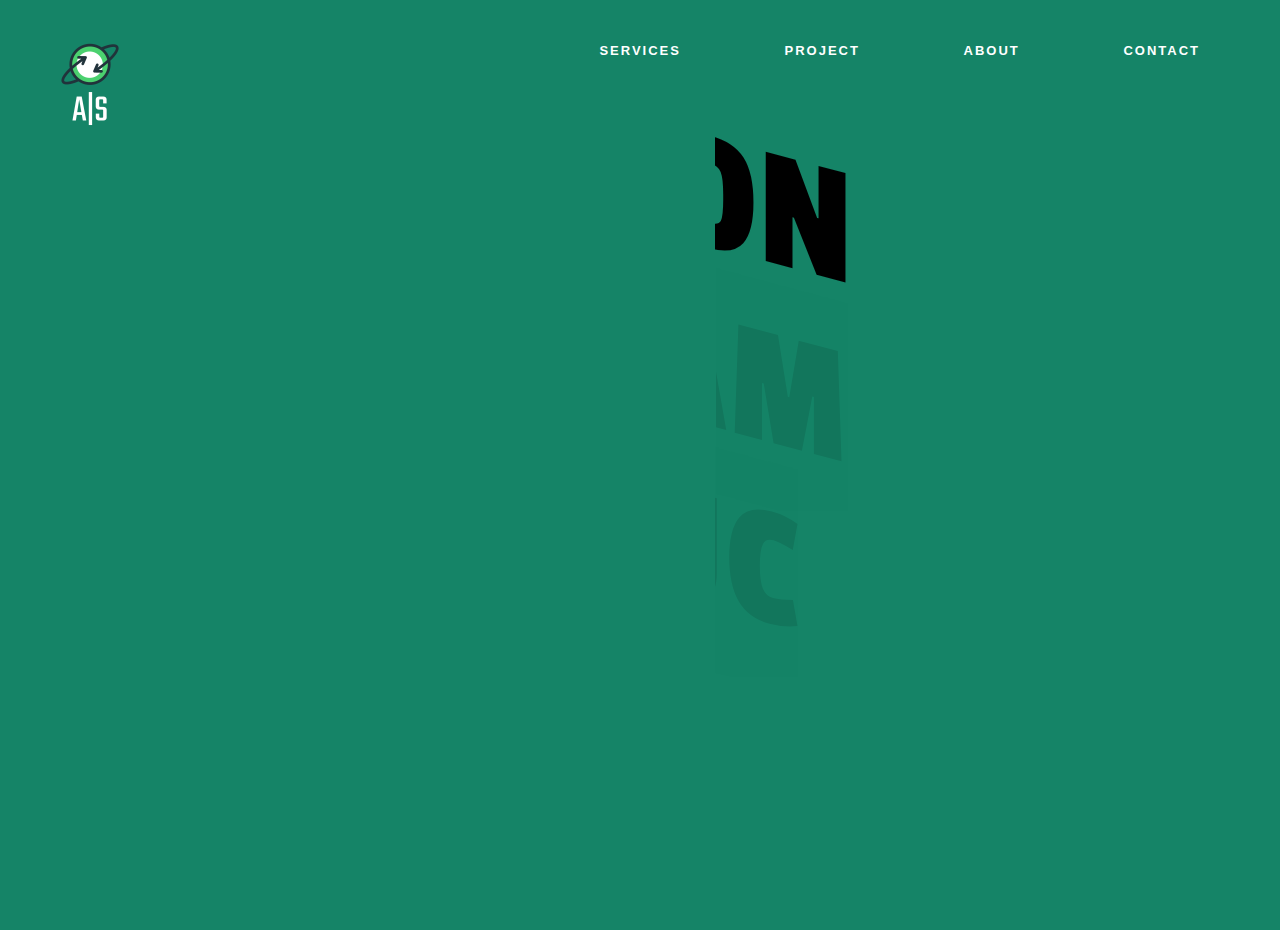
<file: animated-heading/index.html>
<!DOCTYPE html>
<html lang="en">

<head>
  <meta charset="UTF-8">
  <meta name="viewport" content="width=device-width, initial-scale=1.0">
  <script src="https://ajax.googleapis.com/ajax/libs/jquery/3.5.1/jquery.min.js"></script>
  <link
    href="https://fonts.googleapis.com/css2?family=Alfa+Slab+One&family=Fredoka+One&family=Passion+One:wght@700&family=Russo+One&display=swap"
    rel="stylesheet">
  <link rel="stylesheet" href="style.css">
  <title>Animated Heading</title>
</head>

<body>
  <div id="container">
    <div id="top">
      <div id="logo">
        <img src="logo.png" alt="logo">
      </div>
      <div id="menu">
        <ul>
          <li>SERVICES</li>
          <li>PROJECT</li>
          <li>ABOUT</li>
          <li>CONTACT</li>
        </ul>

      </div>
    </div>
    <div id="box">
      <div id="box1">
        <div id="text1">A|S CREATION</div>
      </div>
      <div id="box2">
        <div id="text2">A|S CREATION</div>
      </div>
      <br>
      <div id="box3">
        <div id="text3">+GREAT TEAM</div>
      </div>
      <div id="box4">
        <div id="text4">+GREAT TEAM</div>
      </div>
      <br>
      <div id="box5">
        <div id="text5">+CUONG DUC</div>
      </div>
      <div id="box6">
        <div id="text6">+CUONG DUC</div>
      </div>
    </div>
  </div>

</body>
<script src="app.js"></script>

</html>
</file>
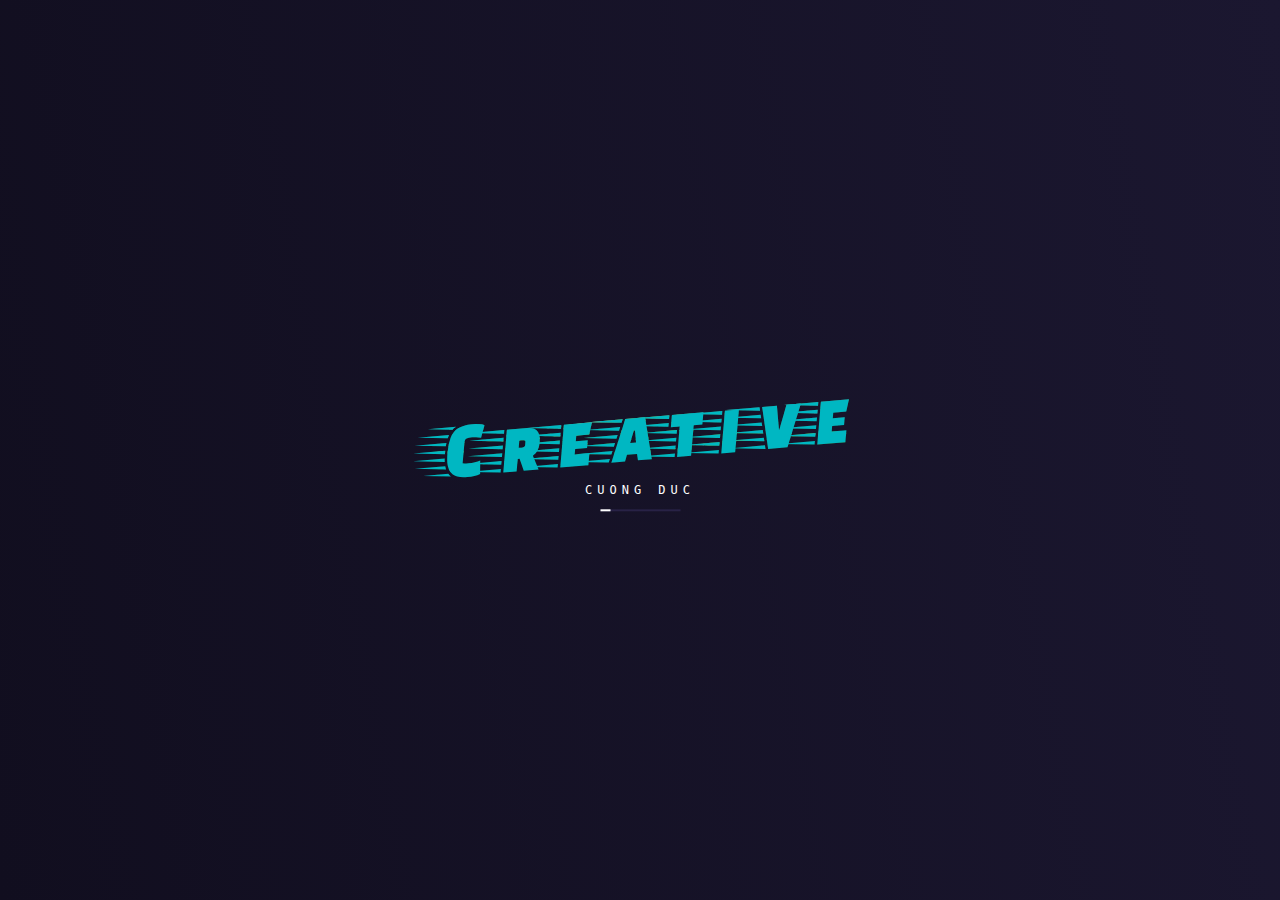
<file: animated-preloader/index.html>
<!DOCTYPE html>
<html lang="en">

<head>
  <meta charset="UTF-8">
  <meta name="viewport" content="width=device-width, initial-scale=1.0">
  <script src="https://ajax.googleapis.com/ajax/libs/jquery/3.5.1/jquery.min.js"></script>
  <link href="https://fonts.googleapis.com/css2?family=Calligraffitti&family=Faster+One&display=swap" rel="stylesheet">
  <link rel="stylesheet" href="style.css">

  <title>Preloader</title>
</head>

<body>
  <div class="main">
    <div class="content">

      <div class="text">
        Creative
      </div>
      <div class="title">
        CUONG DUC
      </div>
      <div class="bar">
        <div id="fill">
        </div>
      </div>
    </div>
  </div>

</body>
<script src="app.js"></script>

</html>
</file>
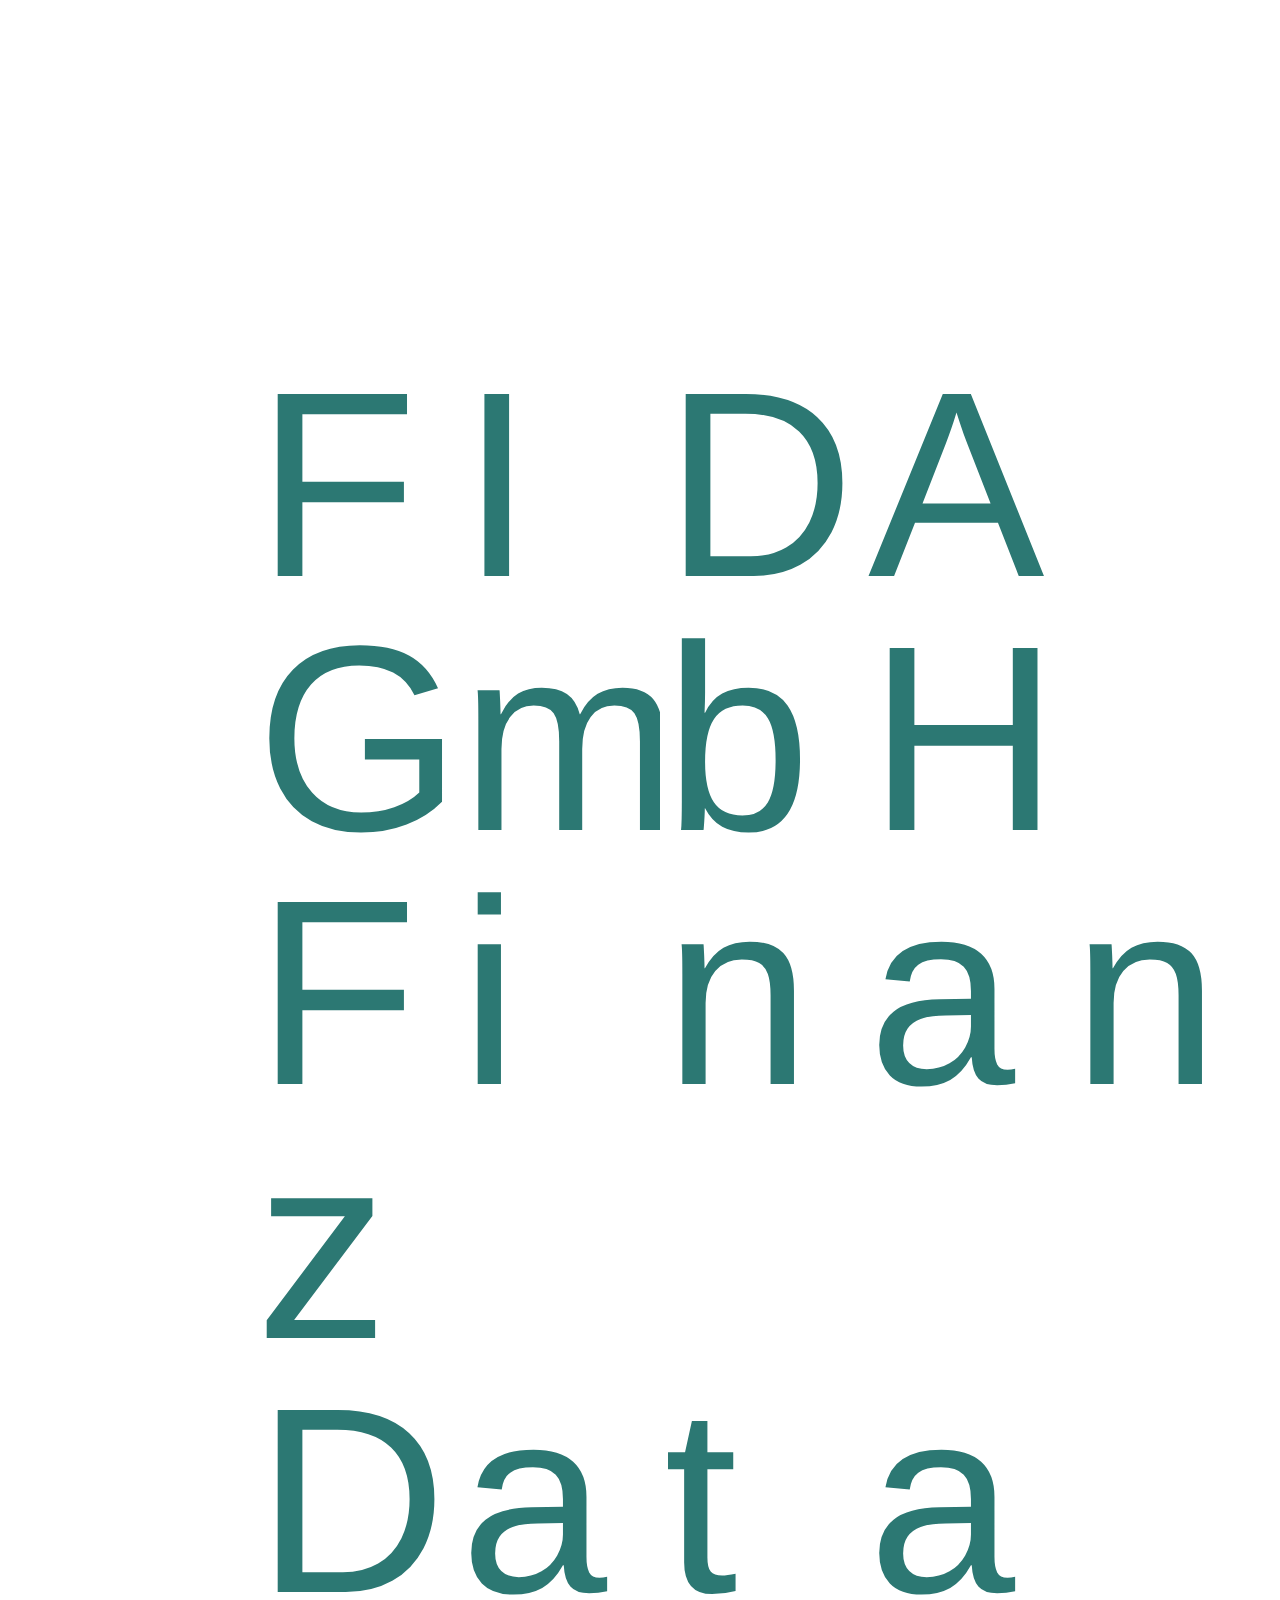
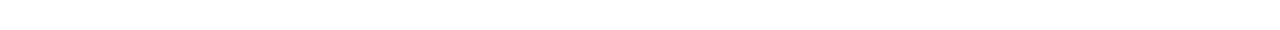
<file: animated-text-on-scroll/index.html>
<!DOCTYPE html>
<html lang="en">

<head>
  <meta charset="UTF-8">
  <meta name="viewport" content="width=device-width, initial-scale=1.0">
  <link rel="stylesheet" href="style.css">
  <script src="https://ajax.googleapis.com/ajax/libs/jquery/3.5.1/jquery.min.js"></script>
  <title>Text Animation</title>
</head>

<body>
  <div class="" id="main">
    <div class="box">
      <div class="letter">F</div>
    </div>
    <div class="box">
      <div class="letter">I</div>
    </div>
    <div class="box">
      <div class="letter">D</div>
    </div>
    <div class="box">
      <div class="letter">A</div>
    </div>
    <br>
    <div class="box">
      <div class="letter">G</div>
    </div>
    <div class="box">
      <div class="letter">m</div>
    </div>
    <div class="box">
      <div class="letter">b</div>
    </div>
    <div class="box">
      <div class="letter">H</div>
    </div>
    <br>
    <div class="box">
      <div class="letter">F</div>
    </div>
    <div class="box">
      <div class="letter">i</div>
    </div>
    <div class="box">
      <div class="letter">n</div>
    </div>
    <div class="box">
      <div class="letter">a</div>
    </div>
    <div class="box">
      <div class="letter">n</div>
    </div>
    <div class="box">
      <div class="letter">z</div>
    </div>
    <br>
    <div class="box">
      <div class="letter">D</div>
    </div>
    <div class="box">
      <div class="letter">a</div>
    </div>
    <div class="box">
      <div class="letter">t</div>
    </div>
    <div class="box">
      <div class="letter">a</div>
    </div>
  </div>
</body>
<script src="app.js"></script>

</html>
</file>
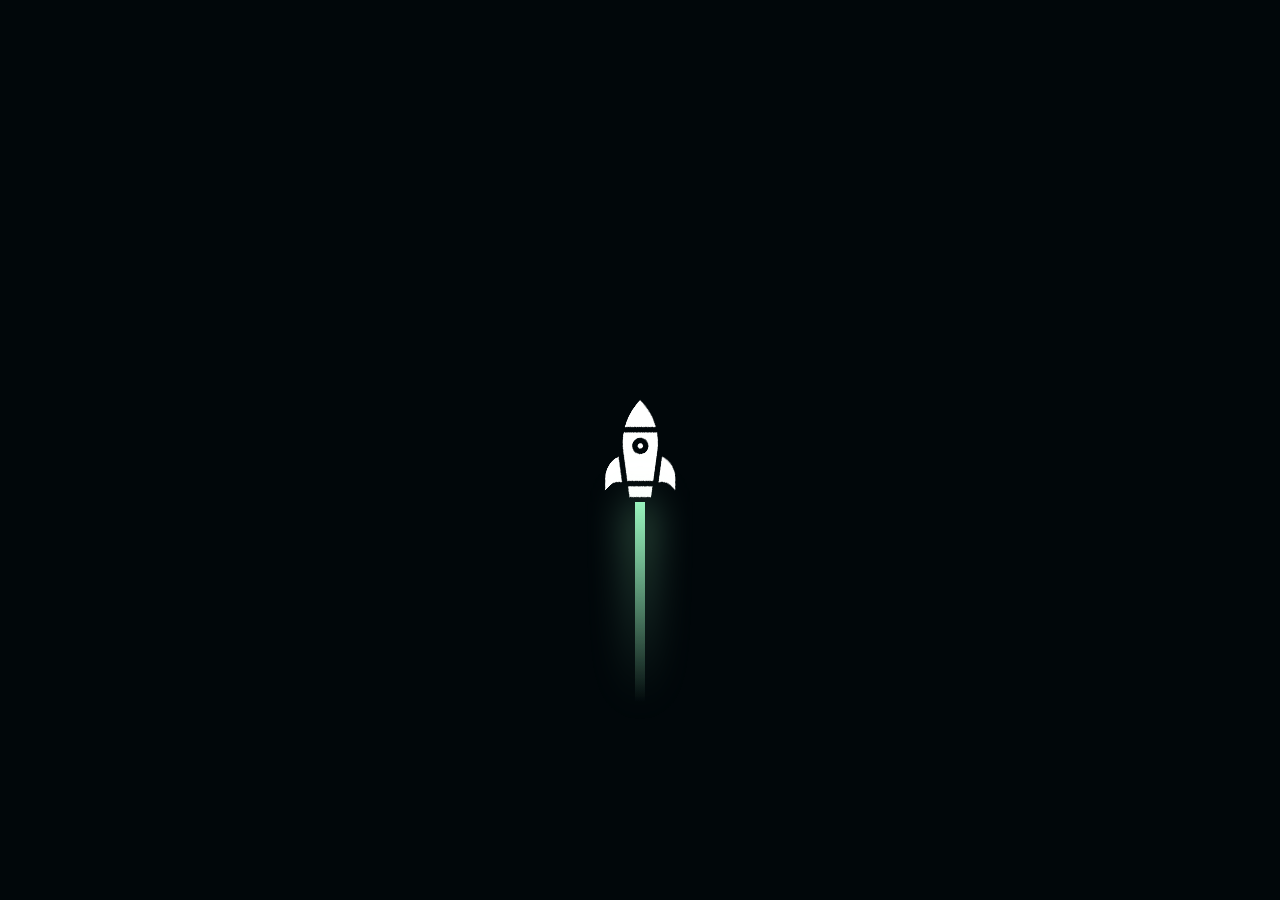
<file: flying-rocket/index.html>
<!DOCTYPE html>
<html lang="en">

<head>
  <meta charset="UTF-8">
  <meta name="viewport" content="width=device-width, initial-scale=1.0">
  <link rel="stylesheet" href="style.css">
  <title>Rocket</title>
</head>

<body>
  <div class="scene">
    <div class="rocket">
      <img src="rocket.png" alt="">
    </div>
  </div>

</body>
<script src="app.js"></script>

</html>
</file>
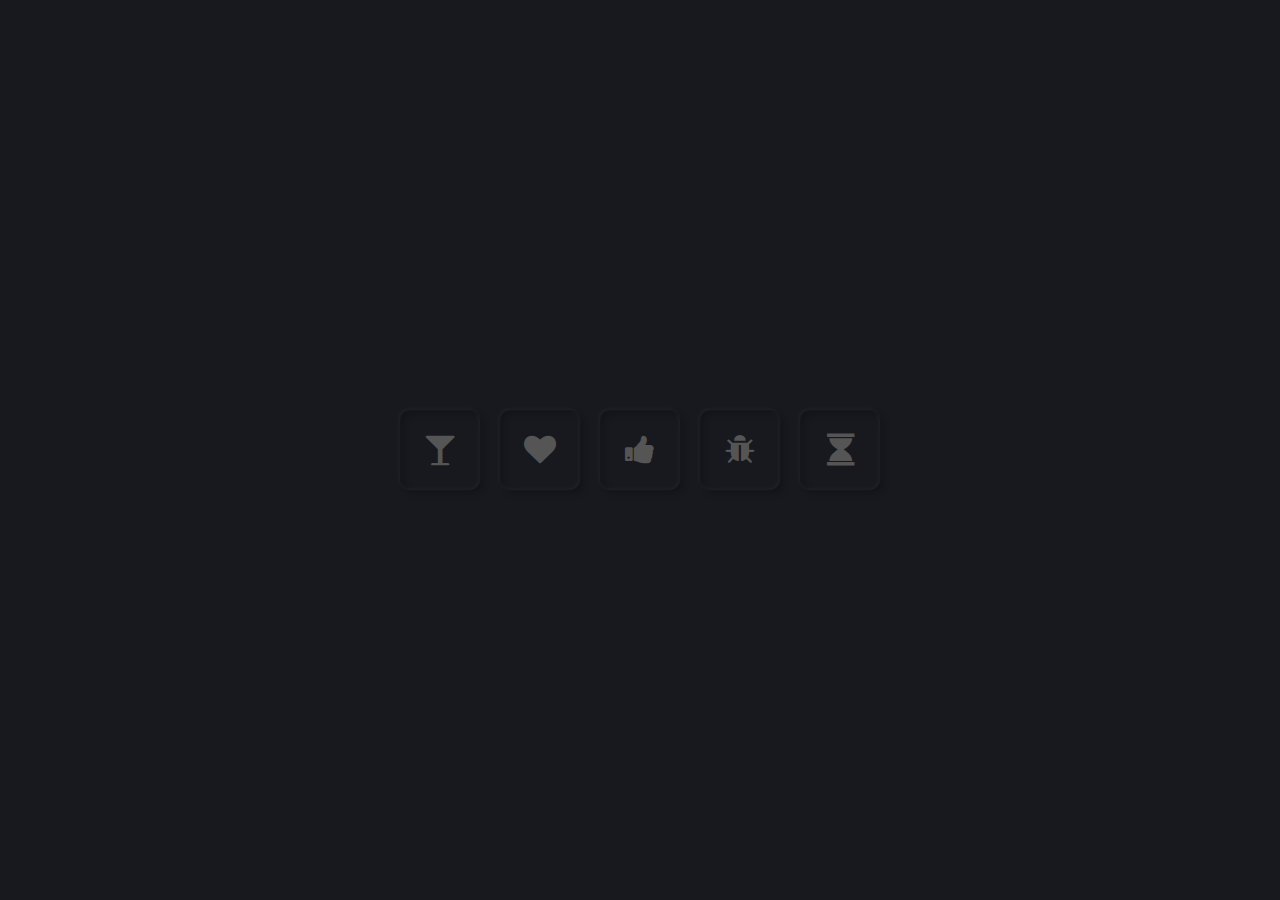
<file: neo-glowing-btn/index.html>
<!DOCTYPE html>
<html lang="en">

<head>
  <meta charset="UTF-8">
  <meta name="viewport" content="width=device-width, initial-scale=1.0">
  <link rel="stylesheet" href="https://stackpath.bootstrapcdn.com/font-awesome/4.7.0/css/font-awesome.min.css"
    integrity="sha384-wvfXpqpZZVQGK6TAh5PVlGOfQNHSoD2xbE+QkPxCAFlNEevoEH3Sl0sibVcOQVnN" crossorigin="anonymous">
  <link rel="stylesheet" href="style.css">
  <title>Neo-Glowing</title>
</head>

<body>
  <ul>
    <li>
      <label>
        <input type="checkbox" name="">
        <div class="icon">
          <!-- <i class="fa">D</i> -->
          <i class="fa fa-glass" aria-hidden="true"></i>
        </div>
      </label>
    </li>
    <li>
      <label>
        <input type="checkbox" name="">
        <div class="icon">
          <!-- <i class="fa">A</i> -->
          <i class="fa fa-heart" aria-hidden="true"></i>
        </div>
      </label>
    </li>
    <li>
      <label>
        <input type="checkbox" name="">
        <div class="icon">
          <!-- <i class="fa">I</i> -->
          <i class="fa fa-thumbs-up" aria-hidden="true"></i>
        </div>
      </label>
    </li>
    <li>
      <label>
        <input type="checkbox" name="">
        <div class="icon">
          <!-- <i class="fa">S</i> -->
          <i class="fa fa-bug" aria-hidden="true"></i>
        </div>
      </label>
    </li>
    <li>
      <label>
        <input type="checkbox" name="">
        <div class="icon">
          <!-- <i class="fa">I</i> -->
          <i class="fa fa-hourglass" aria-hidden="true"></i>
        </div>
      </label>
    </li>
    <!-- <li>
      <label>
        <input type="checkbox" name="">
        <div class="icon">
          <i class="fa">E</i>
          
        </div>
      </label>
    </li> -->
  </ul>
</body>

</html>
</file>
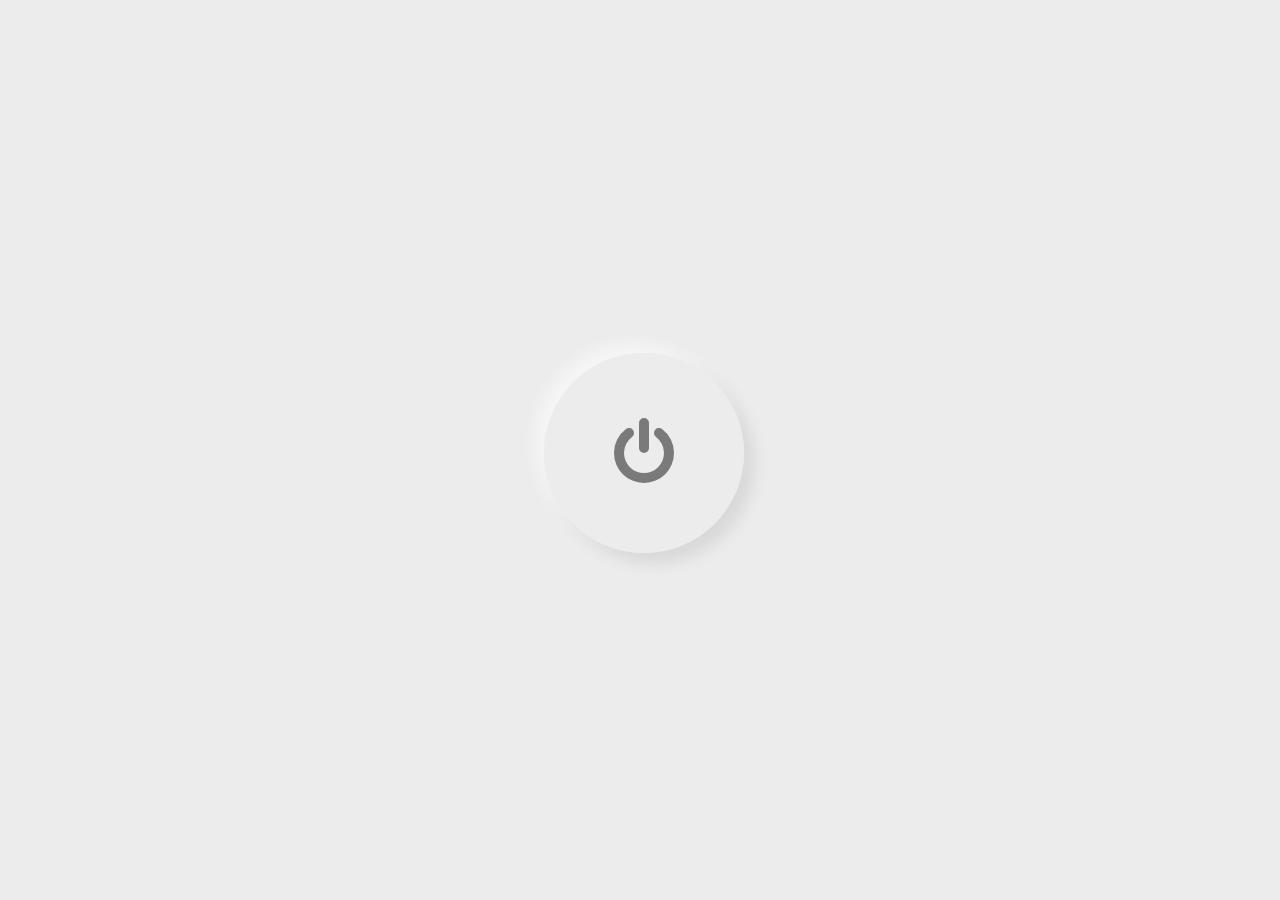
<file: neomorphism-button/index.html>
<!DOCTYPE html>
<html lang="en">

<head>
  <meta charset="UTF-8">
  <meta name="viewport" content="width=device-width, initial-scale=1.0">
  <link rel="stylesheet" href="style.css">
  <link rel="stylesheet" href="https://cdnjs.cloudflare.com/ajax/libs/font-awesome/4.7.0/css/font-awesome.min.css">

  <title>Document</title>
</head>

<body>
  <!-- <div> -->

  <input type="checkbox">
  <!-- <i class="fa fa-power-off"></i> -->
  <!-- </div> -->
</body>

</html>
</file>
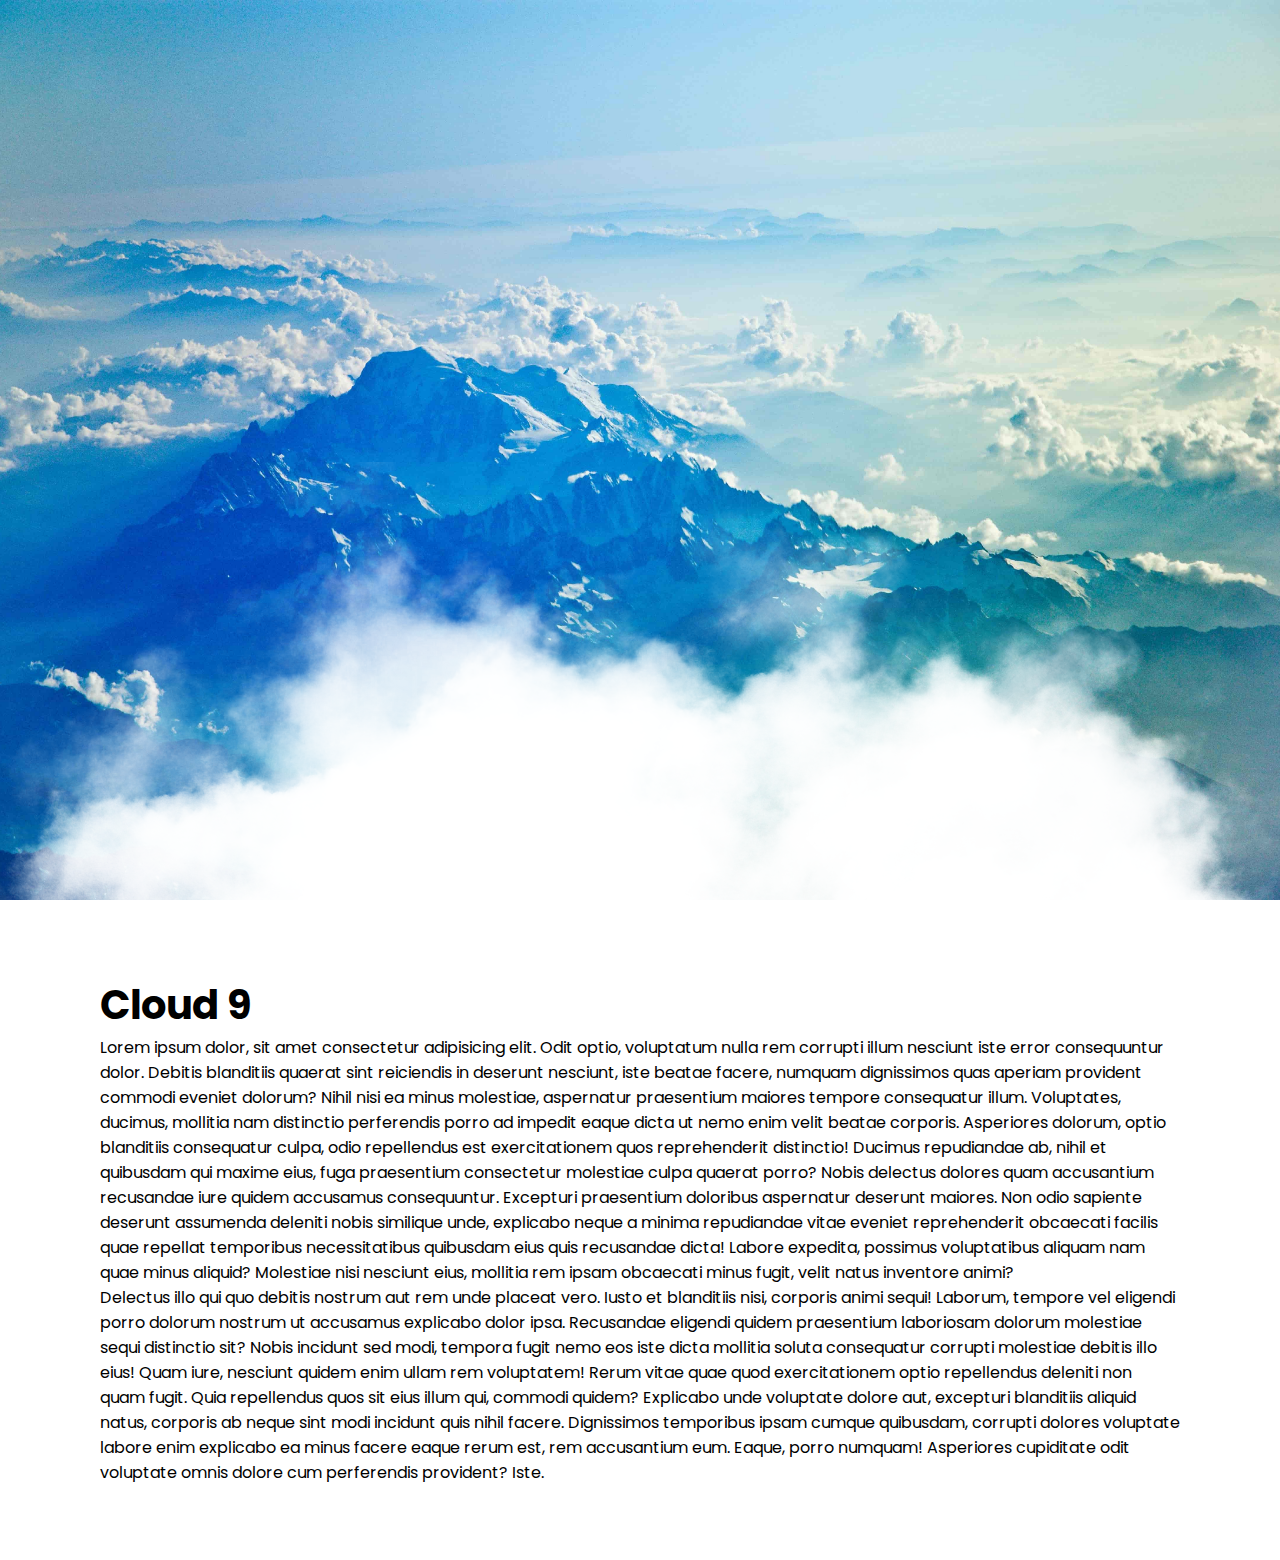
<file: on-cloud-9/index.html>
<!DOCTYPE html>
<html lang="en">

<head>
  <meta charset="UTF-8">
  <meta name="viewport" content="width=device-width, initial-scale=1.0">
  <link href="https://fonts.googleapis.com/css2?family=Poppins:wght@300;400;500;600;700;800;900&display=swap"
    rel="stylesheet">
  <link href="style.css" rel="stylesheet" />
  <title>Cloud 9</title>
</head>

<body>
  <div class="banner">
    <div class="clouds">
      <img src="cloud1.png" style="--i:1;">
      <img src="cloud2.png" style="--i:2;">
      <img src="cloud3.png" style="--i:3;">
      <img src="cloud4.png" style="--i:4;">
      <img src="cloud5.png" style="--i:5;">
    </div>
  </div>
  <section>
    <h2>Cloud 9</h2>
    <p>Lorem ipsum dolor, sit amet consectetur adipisicing elit. Odit optio, voluptatum nulla rem corrupti illum
      nesciunt iste error consequuntur dolor. Debitis blanditiis quaerat sint reiciendis in deserunt nesciunt, iste
      beatae facere, numquam dignissimos quas aperiam provident commodi eveniet dolorum? Nihil nisi ea minus molestiae,
      aspernatur praesentium maiores tempore consequatur illum. Voluptates, ducimus, mollitia nam distinctio perferendis
      porro ad impedit eaque dicta ut nemo enim velit beatae corporis. Asperiores dolorum, optio blanditiis consequatur
      culpa, odio repellendus est exercitationem quos reprehenderit distinctio! Ducimus repudiandae ab, nihil et
      quibusdam qui maxime eius, fuga praesentium consectetur molestiae culpa quaerat porro? Nobis delectus dolores quam
      accusantium recusandae iure quidem accusamus consequuntur. Excepturi praesentium doloribus aspernatur deserunt
      maiores. Non odio sapiente deserunt assumenda deleniti nobis similique unde, explicabo neque a minima repudiandae
      vitae eveniet reprehenderit obcaecati facilis quae repellat temporibus necessitatibus quibusdam eius quis
      recusandae dicta! Labore expedita, possimus voluptatibus aliquam nam quae minus aliquid? Molestiae nisi nesciunt
      eius, mollitia rem ipsam obcaecati minus fugit, velit natus inventore animi?
      <br>
      Delectus illo qui quo debitis nostrum
      aut rem unde placeat vero. Iusto et blanditiis nisi, corporis animi sequi! Laborum, tempore vel eligendi porro
      dolorum nostrum ut accusamus explicabo dolor ipsa. Recusandae eligendi quidem praesentium laboriosam dolorum
      molestiae sequi distinctio sit? Nobis incidunt sed modi, tempora fugit nemo eos iste dicta mollitia soluta
      consequatur corrupti molestiae debitis illo eius! Quam iure, nesciunt quidem enim ullam rem voluptatem! Rerum
      vitae quae quod exercitationem optio repellendus deleniti non quam fugit. Quia repellendus quos sit eius illum
      qui, commodi quidem? Explicabo unde voluptate dolore aut, excepturi blanditiis aliquid natus, corporis ab neque
      sint modi incidunt quis nihil facere. Dignissimos temporibus ipsam cumque quibusdam, corrupti dolores voluptate
      labore enim explicabo ea minus facere eaque rerum est, rem accusantium eum. Eaque, porro numquam! Asperiores
      cupiditate odit voluptate omnis dolore cum perferendis provident? Iste.</p>
  </section>
</body>

</html>
</file>
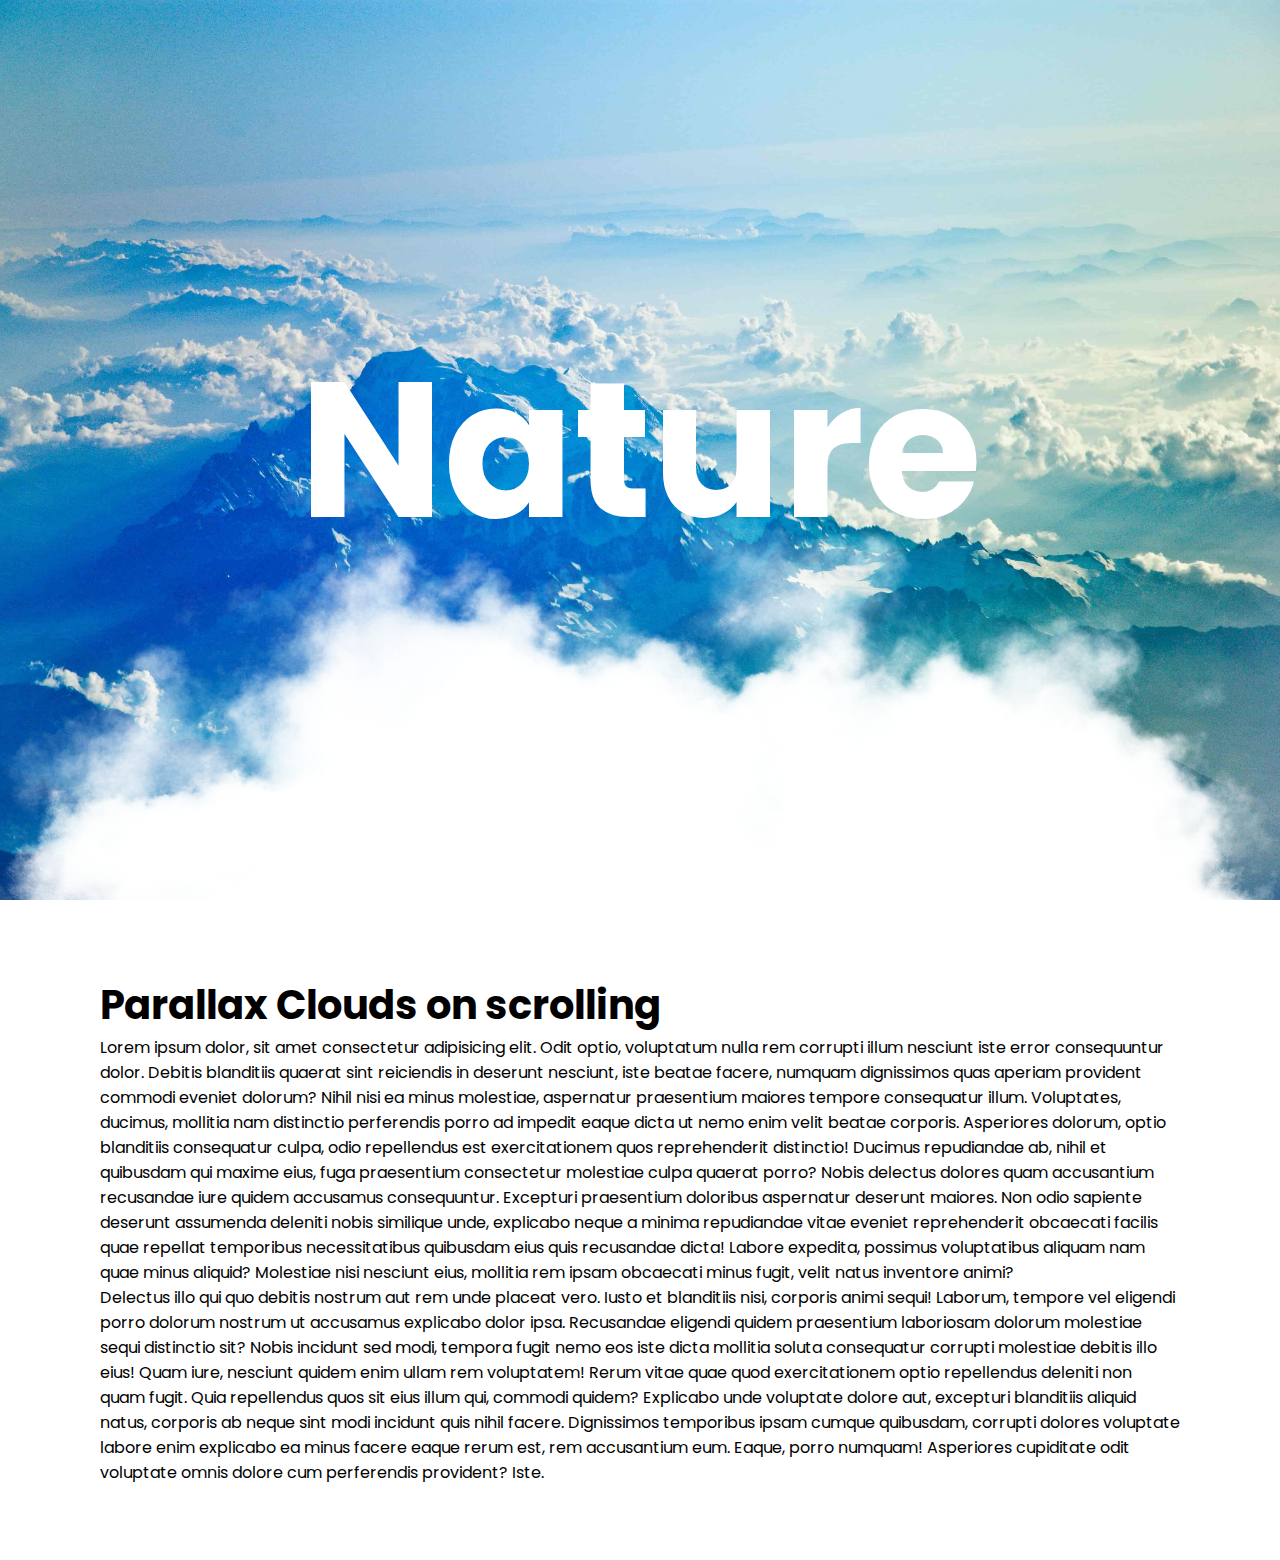
<file: parallax-cloud/index.html>
<!DOCTYPE html>
<html lang="en">

<head>
  <meta charset="UTF-8">
  <meta name="viewport" content="width=device-width, initial-scale=1.0">
  <link href="https://fonts.googleapis.com/css2?family=Poppins:wght@300;400;500;600;700;800;900&display=swap"
    rel="stylesheet">
  <link href="style.css" rel="stylesheet" />
  <title>Parallax Cloud</title>
</head>

<body>
  <div class="banner">
    <h2 id="text">Nature</h2>
    <div class="clouds">
      <img src="cloud1.png" style="--i:1;">
      <img src="cloud2.png" style="--i:2;">
      <img src="cloud3.png" style="--i:3;">
      <img src="cloud4.png" style="--i:4;">
      <img src="cloud5.png" style="--i:5;">
      <img src="cloud1.png" style="--i:10;">
      <img src="cloud2.png" style="--i:9;">
      <img src="cloud3.png" style="--i:8;">
      <img src="cloud4.png" style="--i:7;">
      <img src="cloud5.png" style="--i:6;">
    </div>
  </div>
  <section>
    <h2>Parallax Clouds on scrolling</h2>
    <p>Lorem ipsum dolor, sit amet consectetur adipisicing elit. Odit optio, voluptatum nulla rem corrupti illum
      nesciunt iste error consequuntur dolor. Debitis blanditiis quaerat sint reiciendis in deserunt nesciunt, iste
      beatae facere, numquam dignissimos quas aperiam provident commodi eveniet dolorum? Nihil nisi ea minus molestiae,
      aspernatur praesentium maiores tempore consequatur illum. Voluptates, ducimus, mollitia nam distinctio perferendis
      porro ad impedit eaque dicta ut nemo enim velit beatae corporis. Asperiores dolorum, optio blanditiis consequatur
      culpa, odio repellendus est exercitationem quos reprehenderit distinctio! Ducimus repudiandae ab, nihil et
      quibusdam qui maxime eius, fuga praesentium consectetur molestiae culpa quaerat porro? Nobis delectus dolores quam
      accusantium recusandae iure quidem accusamus consequuntur. Excepturi praesentium doloribus aspernatur deserunt
      maiores. Non odio sapiente deserunt assumenda deleniti nobis similique unde, explicabo neque a minima repudiandae
      vitae eveniet reprehenderit obcaecati facilis quae repellat temporibus necessitatibus quibusdam eius quis
      recusandae dicta! Labore expedita, possimus voluptatibus aliquam nam quae minus aliquid? Molestiae nisi nesciunt
      eius, mollitia rem ipsam obcaecati minus fugit, velit natus inventore animi?
      <br>
      Delectus illo qui quo debitis nostrum
      aut rem unde placeat vero. Iusto et blanditiis nisi, corporis animi sequi! Laborum, tempore vel eligendi porro
      dolorum nostrum ut accusamus explicabo dolor ipsa. Recusandae eligendi quidem praesentium laboriosam dolorum
      molestiae sequi distinctio sit? Nobis incidunt sed modi, tempora fugit nemo eos iste dicta mollitia soluta
      consequatur corrupti molestiae debitis illo eius! Quam iure, nesciunt quidem enim ullam rem voluptatem! Rerum
      vitae quae quod exercitationem optio repellendus deleniti non quam fugit. Quia repellendus quos sit eius illum
      qui, commodi quidem? Explicabo unde voluptate dolore aut, excepturi blanditiis aliquid natus, corporis ab neque
      sint modi incidunt quis nihil facere. Dignissimos temporibus ipsam cumque quibusdam, corrupti dolores voluptate
      labore enim explicabo ea minus facere eaque rerum est, rem accusantium eum. Eaque, porro numquam! Asperiores
      cupiditate odit voluptate omnis dolore cum perferendis provident? Iste.</p>
  </section>
</body>

</html>
</file>
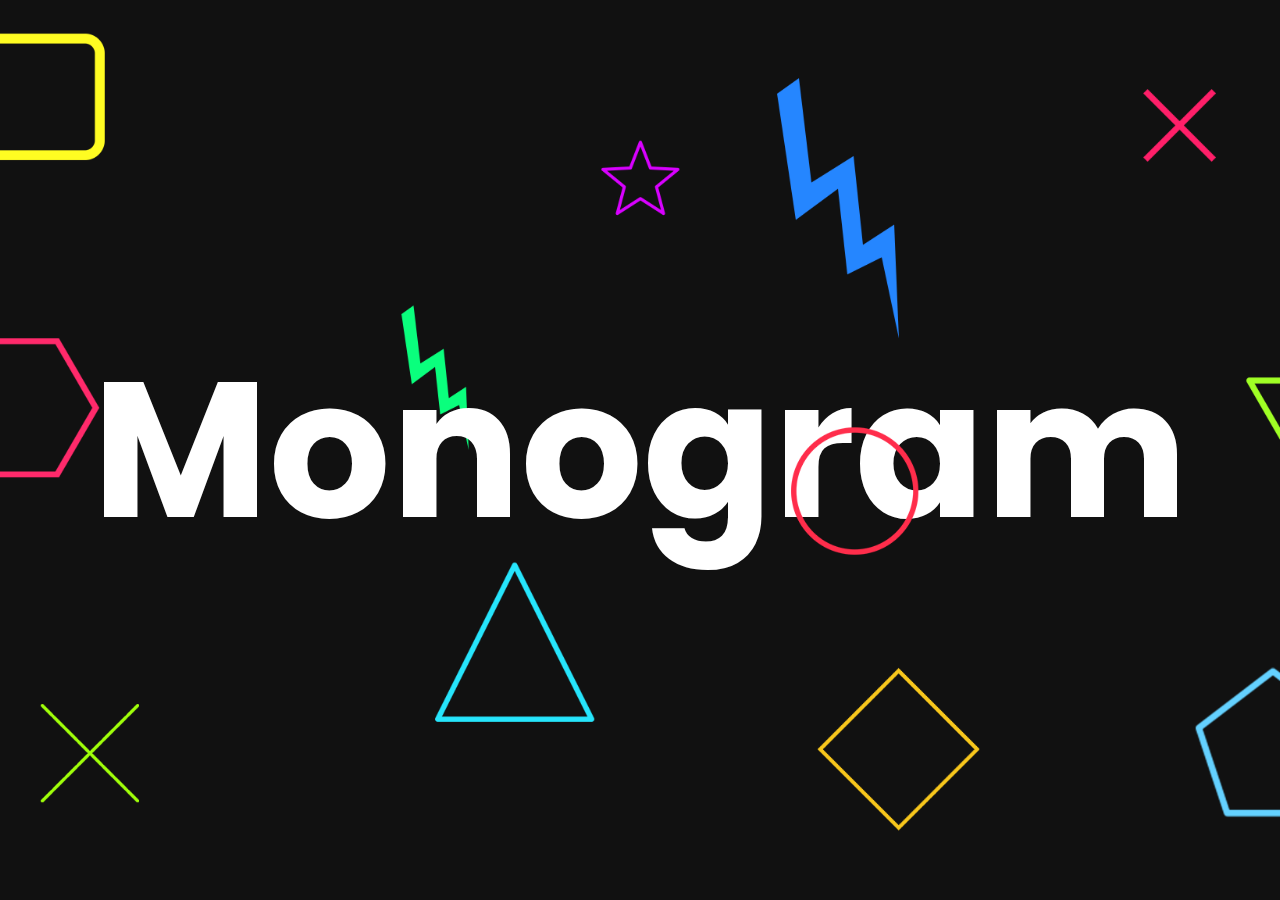
<file: parallax-monogram/index.html>
<!DOCTYPE html>
<html lang="en">

<head>
  <meta charset="UTF-8">
  <meta name="viewport" content="width=device-width, initial-scale=1.0">
  <link href="https://fonts.googleapis.com/css2?family=Poppins:wght@300;400;500;600;700;800;900&display=swap"
    rel="stylesheet">
  <link href="style.css" rel="stylesheet" />
  <title>Parallax Mono</title>
</head>

<body>
  <section>
    <img src="1.png" data-speed="-5" class="layer">
    <img src="2.png" data-speed="5" class="layer">
    <img src="3.png" data-speed="2" class="layer">
    <img src="4.png" data-speed="6" class="layer">
    <img src="5.png" data-speed="8" class="layer">
    <img src="6.png" style="z-index:-1;" data-speed="-2" class="layer">
    <img src="7.png" data-speed="4" class="layer">
    <img src="8.png" data-speed="-9" class="layer">
    <img src="9.png" data-speed="6" class="layer">
    <img src="10.png" style="z-index:1;" data-speed="-7" class="layer">
    <img src="11.png" style="z-index:1;" data-speed="-5" class="layer">
    <img src="12.png" data-speed="5" class="layer">
    <h2 class="layer" data-speed="2">Monogram</h2>
  </section>

</body>
<script src="app.js"></script>

</html>
</file>
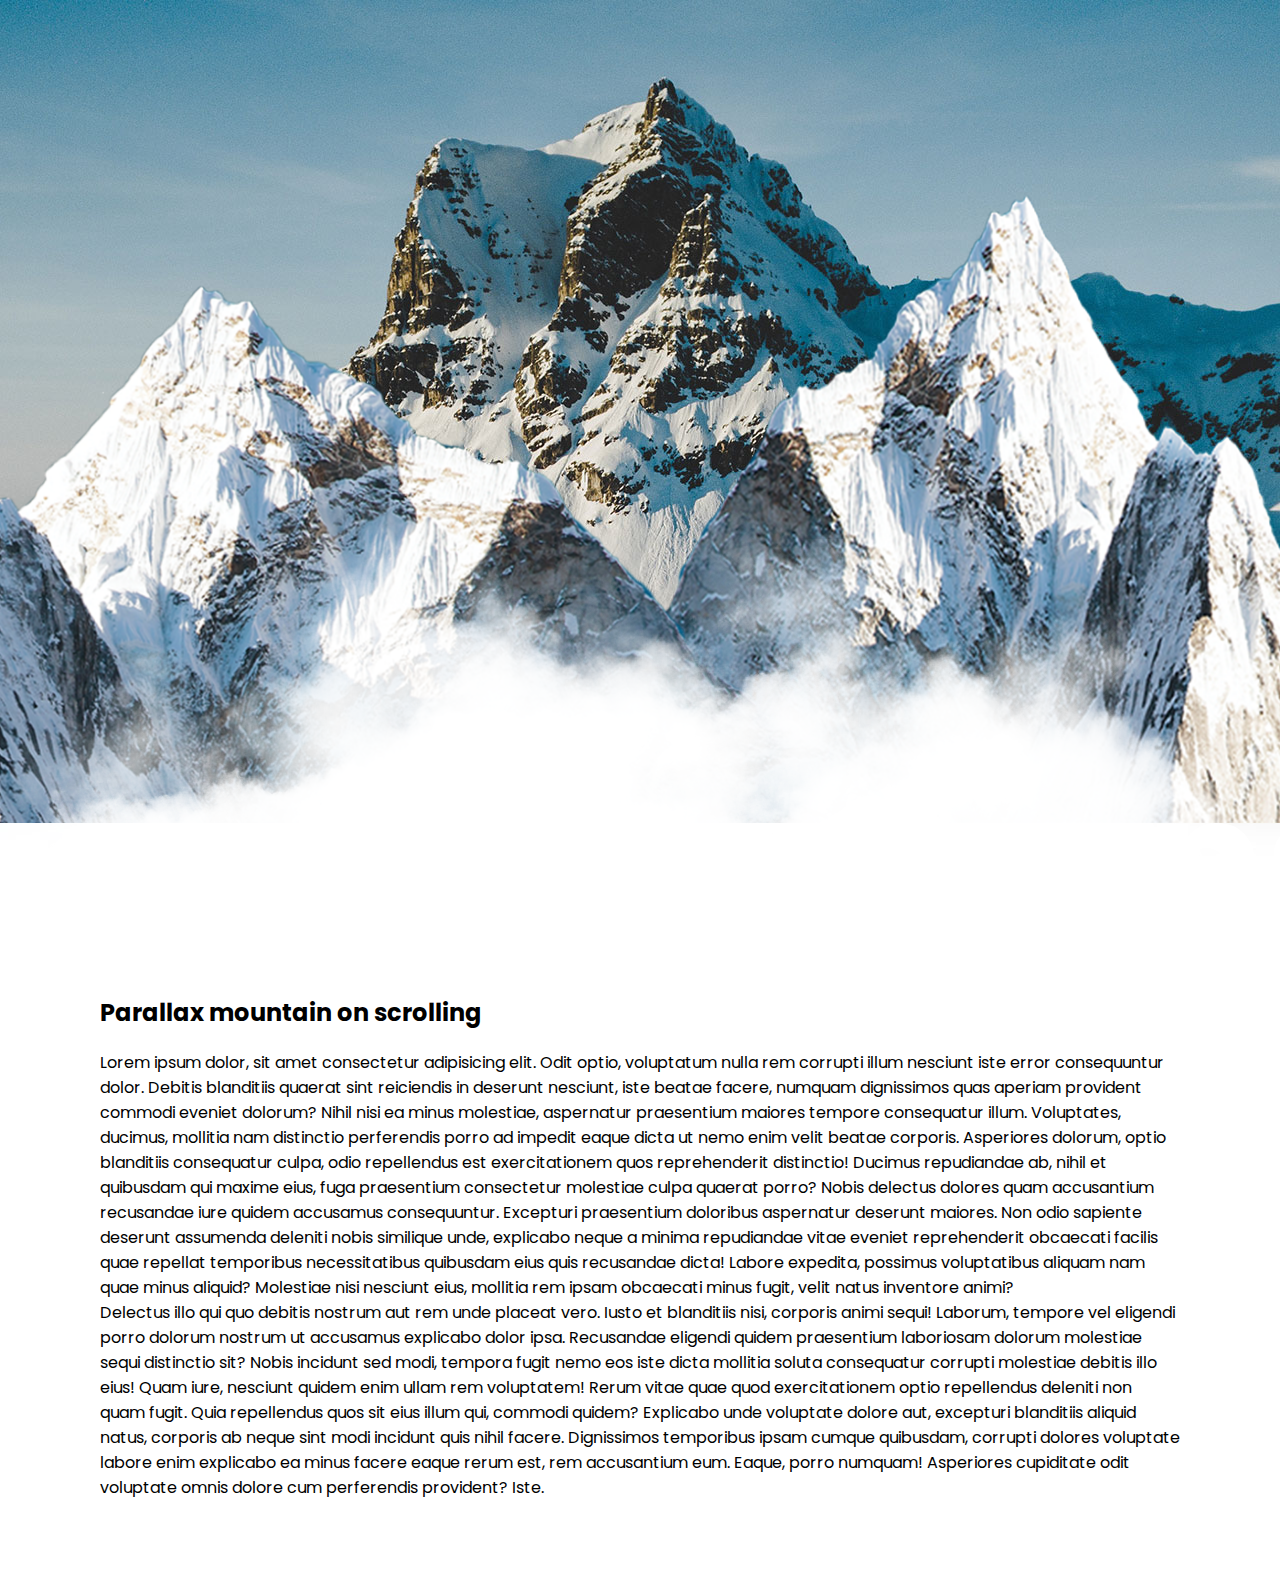
<file: parallax-mountain/index.html>
<!DOCTYPE html>
<html lang="en">

<head>
  <meta charset="UTF-8">
  <meta name="viewport" content="width=device-width, initial-scale=1.0">
  <link href="https://fonts.googleapis.com/css2?family=Poppins:wght@300;400;500;600;700;800;900&display=swap"
    rel="stylesheet">
  <link href="style.css" rel="stylesheet" />
  <title>Parallax Mountain</title>
</head>

<body>
  <section class="zoom">
    <img src="mountain1.png" id="layer1">
    <img src="mountain2.png" id="layer2">
    <h2 id="text">Mountains</h2>
    <div class="banner">
      <div class="clouds">
        <!-- <img src="cloud1.png" style="--i:1;">
        <img src="cloud2.png" style="--i:2;">
        <img src="cloud3.png" style="--i:3;">
        <img src="cloud4.png" style="--i:4;">
        <img src="cloud5.png" style="--i:5;"> -->
        <img src="cloud1.png" style="--i:10;">
        <img src="cloud2.png" style="--i:9;">
        <img src="cloud3.png" style="--i:8;">
        <img src="cloud4.png" style="--i:7;">
        <img src="cloud5.png" style="--i:6;">
      </div>
    </div>
  </section>
  <section class="content">
    <h2>Parallax mountain on scrolling</h2>
    <p>Lorem ipsum dolor, sit amet consectetur adipisicing elit. Odit optio, voluptatum nulla rem corrupti illum
      nesciunt iste error consequuntur dolor. Debitis blanditiis quaerat sint reiciendis in deserunt nesciunt, iste
      beatae facere, numquam dignissimos quas aperiam provident commodi eveniet dolorum? Nihil nisi ea minus molestiae,
      aspernatur praesentium maiores tempore consequatur illum. Voluptates, ducimus, mollitia nam distinctio perferendis
      porro ad impedit eaque dicta ut nemo enim velit beatae corporis. Asperiores dolorum, optio blanditiis consequatur
      culpa, odio repellendus est exercitationem quos reprehenderit distinctio! Ducimus repudiandae ab, nihil et
      quibusdam qui maxime eius, fuga praesentium consectetur molestiae culpa quaerat porro? Nobis delectus dolores quam
      accusantium recusandae iure quidem accusamus consequuntur. Excepturi praesentium doloribus aspernatur deserunt
      maiores. Non odio sapiente deserunt assumenda deleniti nobis similique unde, explicabo neque a minima repudiandae
      vitae eveniet reprehenderit obcaecati facilis quae repellat temporibus necessitatibus quibusdam eius quis
      recusandae dicta! Labore expedita, possimus voluptatibus aliquam nam quae minus aliquid? Molestiae nisi nesciunt
      eius, mollitia rem ipsam obcaecati minus fugit, velit natus inventore animi?
      <br>
      Delectus illo qui quo debitis nostrum
      aut rem unde placeat vero. Iusto et blanditiis nisi, corporis animi sequi! Laborum, tempore vel eligendi porro
      dolorum nostrum ut accusamus explicabo dolor ipsa. Recusandae eligendi quidem praesentium laboriosam dolorum
      molestiae sequi distinctio sit? Nobis incidunt sed modi, tempora fugit nemo eos iste dicta mollitia soluta
      consequatur corrupti molestiae debitis illo eius! Quam iure, nesciunt quidem enim ullam rem voluptatem! Rerum
      vitae quae quod exercitationem optio repellendus deleniti non quam fugit. Quia repellendus quos sit eius illum
      qui, commodi quidem? Explicabo unde voluptate dolore aut, excepturi blanditiis aliquid natus, corporis ab neque
      sint modi incidunt quis nihil facere. Dignissimos temporibus ipsam cumque quibusdam, corrupti dolores voluptate
      labore enim explicabo ea minus facere eaque rerum est, rem accusantium eum. Eaque, porro numquam! Asperiores
      cupiditate odit voluptate omnis dolore cum perferendis provident? Iste.</p>
  </section>
</body>
<script src="app.js"></script>

</html>
</file>
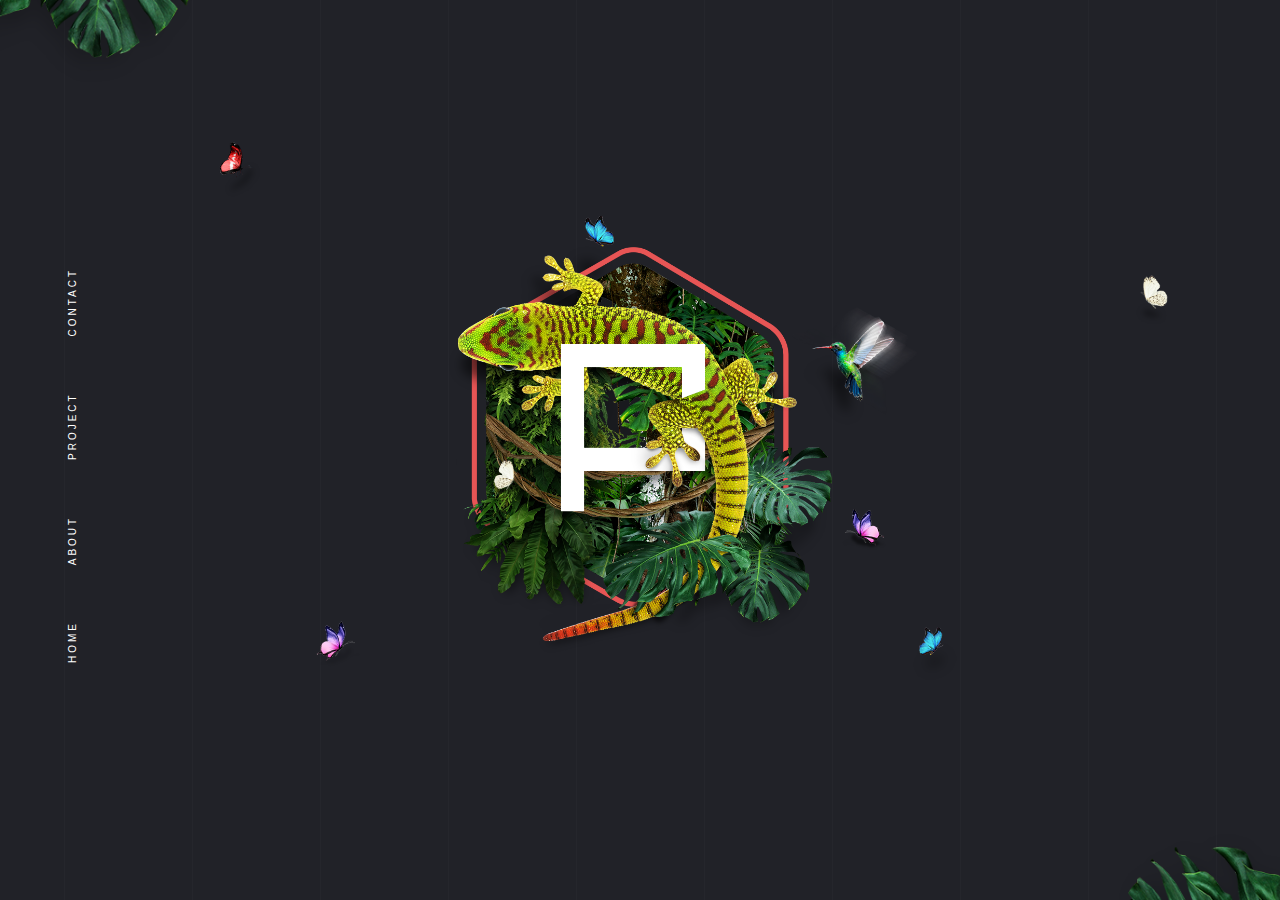
<file: parallax-on-mouse/index.html>
<!DOCTYPE html>
<html lang="en">

<head>
  <meta charset="UTF-8">
  <meta name="viewport" content="width=device-width, initial-scale=1.0">
  <script src="https://ajax.googleapis.com/ajax/libs/jquery/3.5.1/jquery.min.js"></script>

  <link rel="stylesheet" href="style.css">
  <title>Nocture</title>
</head>

<body>
  <div class="" id="main">
    <div class="" id="grid">
      <div class="gridline"></div>
      <div class="gridline"></div>
      <div class="gridline"></div>
      <div class="gridline"></div>
      <div class="gridline"></div>
      <div class="gridline"></div>
      <div class="gridline"></div>
      <div class="gridline"></div>
      <div class="gridline"></div>
      <div class="gridline"></div>
      <div class="gridline"></div>
    </div>

    <!-- <div class="" id="logo">
      <img src="logo.png" alt="">
    </div> -->
    <div class="" id="menu">
      <ul>
        <li>HOME</li>
        <li>ABOUT</li>
        <li>PROJECT</li>
        <li>CONTACT</li>
      </ul>
    </div>
    <div class="" id="imgs">
      <img id="img1" src="1.png" alt="img1">
      <img id="img2" src="2.png" alt="img2">
      <img id="img3" src="3.png" alt="img3">
      <img id="img4" src="4.png" alt="img4">
    </div>
  </div>
</body>
<script src="app.js"></script>

</html>
</file>
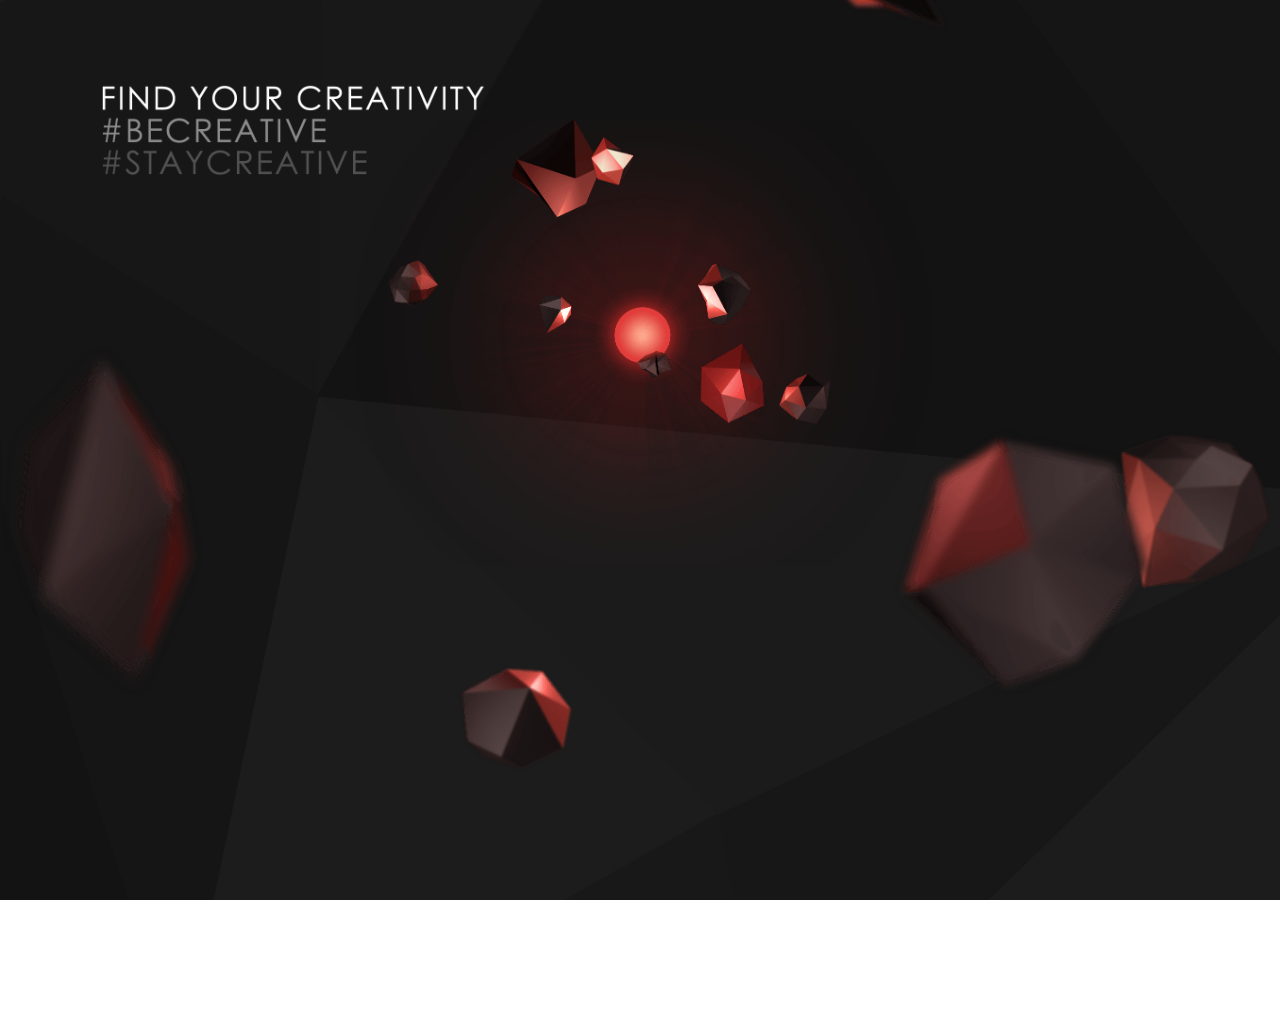
<file: parallax-rellax/index.html>
<html>

<head>

  <link rel="stylesheet" href="style.css">
</head>

<body>

  <div class="rellax d1">
    <img src="2.png" width="70%" />
  </div>

  <div class="rellax d2" data-rellax-speed="6">
    <img src="1.png" width="100%" />
  </div>

  <div class="rellax d3" data-rellax-speed="8">
    <img src="3.png" width="100%" />
  </div>

  <div class="rellax d4" data-rellax-speed="2">
    <img src="4.png" width="90%" />
  </div>

  <div class="rellax d5" data-rellax-speed="1">
    <img src="MSG.png" width="50%" />
  </div>

  <script type="text/javascript" src="rellax.js"></script>
  <script>
    var rellax = new Rellax('.rellax', {
      center: true,
      callback: function (position) {
        // callback every position change
        console.log(position);
      }
    });
  </script>
</body>

</html>
</file>
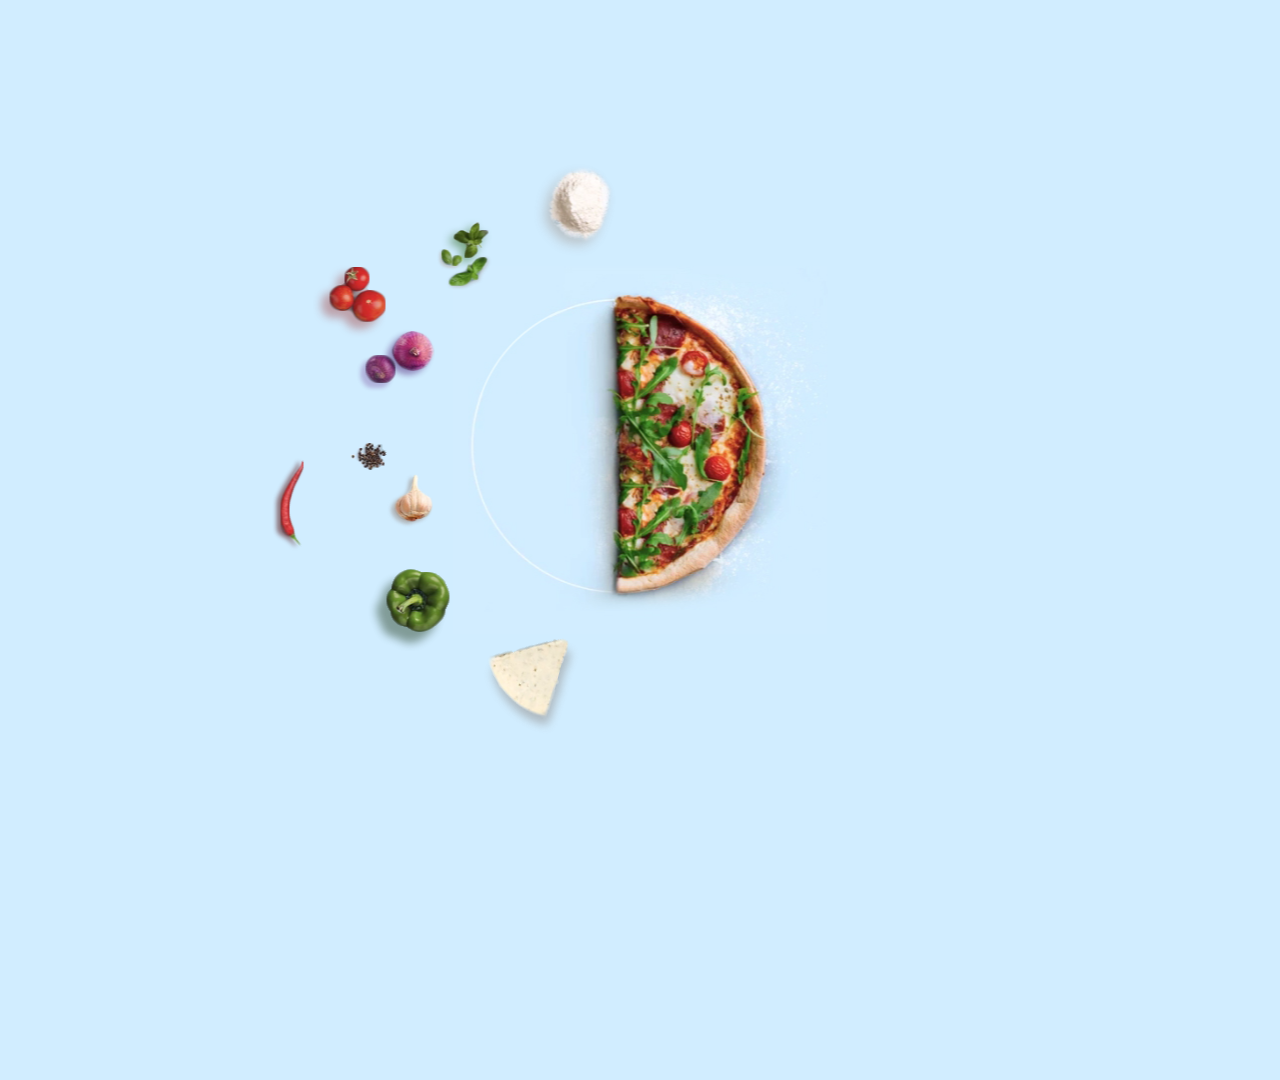
<file: pizza-scroll-menu/index.html>
<html>

<head>
    <link href="style.css" rel="stylesheet" />
    <script src="https://ajax.googleapis.com/ajax/libs/jquery/3.5.1/jquery.min.js"></script>
    <script src="app.js"></script>

</head>

<body>
    <div id="main">
        <img src="pizza.jpg" />
        <img src="onion.png" id="onion" />
        <img src="peppermint.png" id="peppermint" />
        <img src="flour.png" id="flour" />
        <img src="gardient.png" id="gradient" />
        <img src="garlic.png" id="garlic" />
        <img src="pepper.png" id="pappers" />
        <img src="chili.png" id="chili" />
        <img src="tomato.png" id="tomato" />
        <img src="cheese.png" id="cheese" />
    </div>
</body>

</html>
</file>
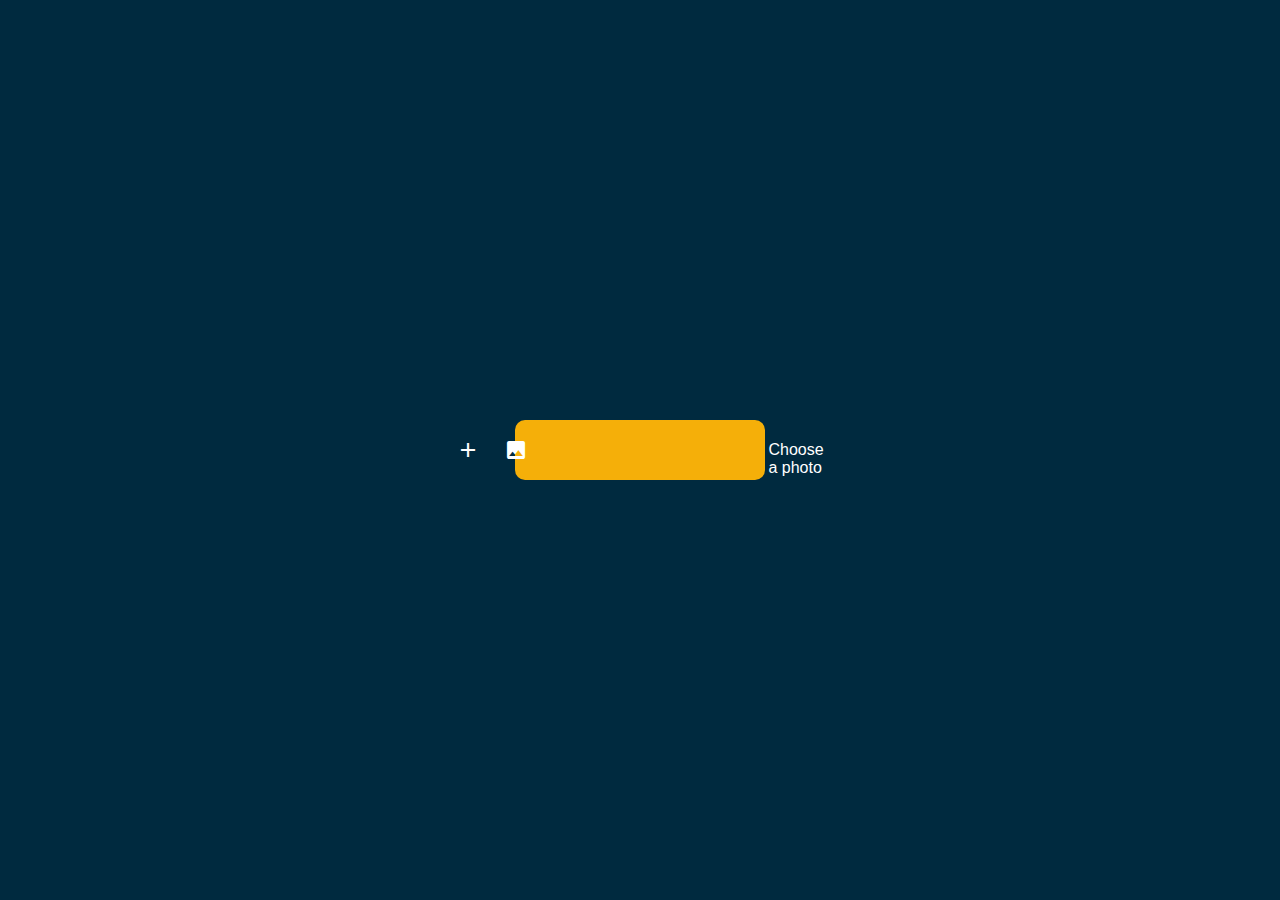
<file: upload-btn/index.html>
<!DOCTYPE html>
<html lang="en">

<head>
  <meta charset="UTF-8">
  <meta name="viewport" content="width=device-width, initial-scale=1.0">
  <link href="https://fonts.googleapis.com/icon?family=Material+Icons" rel="stylesheet">
  <link href="style.css" rel="stylesheet" />
  <title>Upload</title>
</head>

<body>
  <input type="file" id="file" accept="image/*">
  <label for="file">
    <span class="material-icons">
      add_photo_alternate
    </span> &nbsp;
    Choose a photo</label>
</body>

</html>
</file>
<file: animated-heading/style.css>
body {
  margin: 0px;
  background: #158467;
}

#top {
  margin: 30px 80px 0 40px;
}

#logo {
  float: left;

}

#logo img {
  width: 100px;
}

#menu {
  float: right;
}

#menu ul {
  list-style: none;
  font-family: arial;
  font-size: 13px;
  font-weight: bold;
  color: white;
}

#menu ul li {
  display: inline-block;
  margin-left: 100px;
  letter-spacing: 2px;
  /* padding: 10px;
  background-color: #fb7813;
  border-radius: 3px; */
}


#container {
  width: 100%;
  height: 100%;
  /* position: relative; */
  overflow: hidden;
  /* display: block; */

}

#box {
  width: 100%;
  height: 100%;
  position: absolute;
  display: inline-block;

}

#box1,
#box2,
#box3,
#box4,
#box5,
#box6 {
  top: 15%;
  width: 45%;
  height: 200px;
  font-family: 'Passion One';
  font-size: 11em;
  position: relative;
  overflow: hidden;
  display: inline-block;
  padding: 1% 0;

}

#box1 {
  transform: skewY(-15deg);
}

#box2 {
  transform: skewY(15deg);
  margin-left: -5px;
}

#box3 {
  margin-top: -50px;
  transform: skewY(-15deg);

}

#box4 {
  margin-top: -50px;
  transform: skewY(15deg);
  margin-left: -4px;
}

#box5 {
  margin-top: -50px;
  transform: skewY(-15deg);
}

#box6 {
  margin-top: -50px;
  transform: skewY(15deg);
  margin-left: -5px;
}

#text1,
#text2,
#text3,
#text4,
#text5,
#text6 {
  width: 1200px;
  height: 200px;
  position: absolute;
  display: inline-block;
  color: white;
  transition: all .4s;
}

#text1,
#text3,
#text5 {
  left: 750px;
  animation: anim 1s forwards 0.1s;
}

#text2,
#text4,
#text6 {
  color: black;
  left: -750px;
  animation: anim2 1s forwards;
}



@keyframes anim {
  from {
    left: 1200px;
  }

  to {
    left: 0px;
  }
}

@keyframes anim2 {
  from {
    left: 1200px;
  }

  to {
    left: -750px;
  }
}

#text3,
#text4,
#text5,
#text6 {
  color: black;
  opacity: 0.1;
}
</file>
<file: animated-preloader/style.css>
body {
  margin: 0px;
  padding: 0px;
}

.main {
  width: 100%;
  height: 100vh;
  background: linear-gradient(80deg, #110e1f, #1b1730);
  position: fixed;
  top: 0px;
  left: 0px;


}

.content {
  position: absolute;
  top: 50%;
  left: 50%;
  transform: translate(-50%, -50%);
  display: flex;
  flex-direction: column;
  align-items: center;
  justify-content: center;
  z-index: 9999;
}

.text {
  color: transparent;
  background-image: url(bg1.jpg);
  background-size: 100% 100%;
  background-position: center;
  font-family: Faster One;
  font-size: 80px;
  text-align: center;
  transform: rotate(-5deg);
  color: #00b7c2;
  background-clip: text;
  -webkit-background-clip: text;
  pointer-events: none;
  animation: anim1 2s infinite, anim2 10s forwards;
}

.title {
  margin-top: .8em;
  font-family: monospace;
  font-size: 12px;
  color: white;
  letter-spacing: 5px;
}

.bar {
  width: 80px;
  height: 2px;
  margin-top: .8em;
  background-color: #282246;
  z-index: 999;
}

#fill {
  width: 0%;
  height: 100%;
  background-color: white;
  position: relative;
  top: 0px;
  left: 0px;
}

@keyframes anim1 {
  0% {
    background-image: url(bg1.jpg);
  }

  10% {
    background-image: url(bg2.jpg);
  }

  20% {
    background-image: url(bg3.jpg);
  }

  30% {
    background-image: url(bg4.jpg);
  }

  40% {
    background-image: url(bg5.jpg);
  }

  50% {
    background-image: url(bg6.jpg);
  }

  60% {
    background-image: url(bg7.jpg);
  }

  70% {
    background-image: url(bg8.jpg);
  }

  80% {
    background-image: url(bg9.jpg);
  }

  90% {
    background-image: url(bg10.jpg);
  }

  100% {
    background-image: url(bg11.jpg);
  }
}

@keyframes anim2 {
  from {
    color: #00b7c2;
  }

  to {
    color: transparent;
  }
}
</file>
<file: animated-text-on-scroll/style.css>
body {
  margin: 0px;
  height: 200%;
}

#main {
  position: absolute;
  top: 40%;
  left: 20%;
}

.box {
  width: 200px;
  height: 250px;
  display: inline-block;
  overflow: hidden;
}

.letter {
  color: #2c7873;
  font-family: arial;
  font-size: 7cm;
  line-height: 250px;
  /* padding: 10px; */
  position: relative;
  /* left: -500px; */
  transition: all .25s linear;
}
</file>
<file: flying-rocket/style.css>
* {
  margin: 0;
  padding: 0;
  box-sizing: border-box;
}

.scene {
  position: relative;
  width: 100%;
  height: 100vh;
  background: #01070a;
  overflow: hidden;
  display: flex;
  justify-content: center;
  align-items: center;
}

.scene i {
  position: absolute;
  top: -250px;
  background: rgba(255, 255, 255, 0.5);
  animation: anim linear infinite;
}

.scene .rocket {
  position: absolute;
  pointer-events: none;
  animation: animate 0.2s ease infinite;
  transition: .1s;
}

.scene .rocket::before {
  content: '';
  position: absolute;
  bottom: -200px;
  left: 50%;
  transform: translateX(-50%);
  width: 10px;
  height: 200px;
  background: linear-gradient(#99f3bd, transparent);
}

.scene .rocket::after {
  content: '';
  position: absolute;
  bottom: -200px;
  left: 50%;
  transform: translateX(-50%);
  width: 10px;
  height: 200px;
  background: linear-gradient(#99f3bd, transparent);
  filter: blur(20px);
}

.scene:active .rocket::before,
.scene:active .rocket::after {

  background: linear-gradient(#ff4b5c, transparent);
  bottom: -300px;
  height: 300px;
  filter: blur(2px);
}

@keyframes animate {

  0%,
  100% {
    transform: translateY(-52px) translateX(-40%);
  }

  50% {
    transform: translateY(-48px) translateX(-40%);
  }
}

@keyframes anim {
  0% {
    transform: translateY(0);
  }

  100% {
    transform: translateY(200vh);
  }
}
</file>
<file: neo-glowing-btn/style.css>
* {
  margin: 0;
  padding: 0;
  box-sizing: border-box;
}

body {
  display: flex;
  justify-content: center;
  align-items: center;
  min-height: 100vh;
  background: #18191f;
}

ul {
  position: relative;
  display: flex;
}

ul li {
  list-style: none;
}

ul li label {
  position: relative;
}

ul li label input[type="checkbox"] {
  position: absolute;
  opacity: 0;
  cursor: pointer;
}

ul li label .icon {
  position: relative;
  width: 80px;
  height: 80px;
  background: #18191f;
  color: #555;
  font-size: 2em;
  display: flex;
  justify-content: center;
  align-items: center;
  cursor: pointer;
  margin: 0 10px;
  border-radius: 10px;
  overflow: hidden;
  box-shadow:
    -1px -1px 4px rgba(255, 255, 255, 0.05),
    4px 4px 6px rgba(0, 0, 0, 0.2),
    inset -1px -1px 4px rgba(255, 255, 255, 0.05),
    inset 4px 4px 6px rgba(0, 0, 0, 0.2);

}

ul li label .icon:before {
  content: '';
  position: absolute;
  top: 2px;
  left: 2px;
  width: calc(100% - 5px);
  width: calc(50% - 2px);
  border-top-left-radius: 8px;
  border-top-right-radius: 8px;
  background: rgba(255, 255, 255, 0.05);
}

ul li label input[type="checkbox"]:checked~.icon {
  box-shadow: 0px 0px 2px rgba(255, 255, 255, 0.05),
    4px 4px 2px rgba(0, 0, 0, 0.2);
}

ul li label input[type="checkbox"]:checked~.icon .fa {
  color: #00f3ff;
  text-shadow: 0 0 15px #00f3ff,
    0 0 20px #00f3ff;
  animation: animate 5s linear infinite;
}

@keyframes animate {
  0% {
    filter: hue-rotate(0deg);
  }

  100% {
    filter: hue-rotate(360deg);
  }
}
</file>
<file: neomorphism-button/style.css>
body {
  background-color: #ececec;
  padding: 0;
  margin: 0;
}

div {}

input[type="checkbox"] {
  height: 200px;
  width: 200px;
  border: 8px solid #ececec;
  -webkit-appearance: none;
  box-shadow:
    -10px -10px 15px rgba(255, 255, 255, 0.5),
    10px 10px 15px rgba(70, 70, 70, 0.12);
  border-radius: 50%;
  outline: none;
  position: absolute;
  top: 50%;
  left: 50%;
  transform: translate(-50%, -50%);
  display: flex;
  align-items: center;
  justify-content: center;
  cursor: pointer;
}

input:after {
  font-family: "FontAwesome";
  content: "\f011";
  color: #7a7a7a;
  font-size: 70px;
}

input:checked {
  box-shadow: -10px -10px 15px rgba(255, 255, 255, 0.5),
    10px 10px 15px rgba(70, 70, 70, 0.12),
    inset -10px -10px 15px rgba(255, 255, 255, 0.5),
    inset 10px 10px 15px rgba(70, 70, 70, 0.12);
}

input:checked:after {
  color: #15e38a;
}
</file>
<file: on-cloud-9/style.css>
* {
  margin: 0;
  font-family: 'Poppins',
    sans-serif;
  box-sizing: border-box;
  padding: 0;
}

section {
  position: relative;
  padding: 75px 100px;
}

section h2 {
  font-size: 2.5em;

}

.banner {
  position: relative;
  width: 100%;
  height: 100vh;
  background: url(bg.jpg);
  background-size: cover;
  background-position: bottom;
}

.banner .clouds {
  position: absolute;
  top: 0;
  left: 0;
  width: 100%;
  height: 100%;
  overflow: hidden;
}

.banner .clouds img {
  position: absolute;
  bottom: 0;
  max-width: 100%;
  animation: animate calc(8s * var(--i)) linear infinite;
}

@keyframes animate {
  0% {
    transform: translateX(-100%)
  }

  100% {
    transform: translateX(100%)
  }
}
</file>
<file: parallax-cloud/style.css>
* {
  margin: 0;
  padding: 0;
  box-sizing: border-box;
  font-family: 'Poppins', sans-serif;
}

section {
  position: relative;
  padding: 75px 100px;
}

section h2 {
  font-size: 2.5em;

}

.banner {
  position: relative;
  width: 100%;
  height: 100vh;
  background: url(bg.jpg);
  background-size: cover;
  background-position: bottom;
  display: flex;
  justify-content: center;
  align-items: center;
}

.banner #text {
  position: relative;
  font-size: 12em;
  color: #fff;
}

.banner .clouds {
  position: absolute;
  top: 0;
  left: 0;
  width: 100%;
  height: 100%;
  overflow: hidden;
  pointer-events: none;
}

.banner .clouds img {
  position: absolute;
  bottom: 0;
  max-width: 100%;
  animation: animate calc(3s * var(--i)) linear infinite;
}

@keyframes animate {
  0% {
    opacity: 0;
    transform: scale(1);
  }

  25%,
  75% {
    opacity: 1;
  }

  100% {
    opacity: 0;
    transform: scale(3);
  }
}
</file>
<file: parallax-monogram/style.css>
* {
  margin: 0;
  padding: 0;
  box-sizing: border-box;
  font-family: 'Poppins', sans-serif;

}

body {
  background: #111;
}

section {
  position: relative;
  width: 100%;
  height: 100vh;
  overflow: hidden;
  display: flex;
  justify-content: center;
  align-items: center;
}

section h2 {
  position: relative;
  color: #fff;
  font-size: 12em;
}

section img {
  position: absolute;
  top: 0;
  left: 0;
  width: 100%;
  height: 100%;
  object-fit: cover;
}
</file>
<file: parallax-mountain/style.css>
body {
  margin: 0;
  padding: 0;
  /* box-sizing: border-box; */
  font-family: 'Poppins',
    sans-serif;
}

.content {
  position: relative;
  padding: 75px 100px;
}

.zoom h2 {
  font-size: 11em;
  color: white;
  z-index: 5;
  position: absolute;
  top: 0;
  left: 0;
  transform: translateX(40%) translateY(220%)
}

.zoom {
  width: 100%;
  height: 100vh;
  position: relative;
  overflow: hidden;
  background: url(bg.jpg);
  background-size: cover;
}

.zoom #layer1 {
  position: absolute;
  left: 50%;
  width: 100%;
  /* bottom: 0; */
  transform: translateX(-50%);
  z-index: 10;
}

.zoom #layer2 {
  position: absolute;
  right: 0;
  width: 100%;
  z-index: 9;
  /* bottom: 0; */
}

.banner {
  position: relative;
  width: 100%;
  height: 100vh;
  background-size: cover;
  background-position: bottom;
  display: flex;
  justify-content: center;
  align-items: center;
}

.banner .clouds {
  position: absolute;
  top: 0;
  left: 0;
  width: 100%;
  height: 100%;
  overflow: hidden;
  pointer-events: none;
}

.banner .clouds img {
  position: absolute;
  bottom: 0;
  max-width: 100%;
  animation: animate calc(2s * var(--i)) linear infinite;
  z-index: 20;
}

@keyframes animate {
  0% {
    opacity: 0;
    transform: scale(1);
  }

  25%,
  75% {
    opacity: 1;
  }

  100% {
    opacity: 0;
    transform: scale(3);
  }
}
</file>
<file: parallax-on-mouse/style.css>
body {
  margin: 0;
}

#main {
  width: 100%;
  height: 100vh;
  background: #212228;
  position: absolute;
  overflow: hidden;
}

#bgtext {
  font-family: 'Calibri';
  font-size: 18em;
  color: rgb(37, 38, 44);
  letter-spacing: .5em;
  font-weight: bold;
  margin-left: 100px;
  margin-top: 50px;
  line-height: 300px;

}

#logo {
  position: absolute;
  left: 50px;
  top: 30px;
}

#logo img {
  width: 50px;
}

#menu {
  font-family: arial, sans-serif;
  font-size: 10px;
  color: white;
  letter-spacing: 3px;
  position: absolute;
  top: 55%;
  left: -170px;
  transform: rotate(-90deg);
}

#menu ul {
  list-style: none;
}

#menu ul li {
  display: inline-block;
  margin-left: 50px;
}

#imgs img {
  position: absolute;
  top: 50%;
  left: 50%;
  transform: translate(-50%, -50%);
}

#img1 {
  /* width: 90%; */
  height: 100vh;
}

#img2 {
  width: 100%;
}

#img3 {
  width: 30%;
}

#img4 {
  width: 90%;
}

.gridline {
  position: absolute;
  top: 0px;
  bottom: 0px;
  width: 10%;
  margin: 0 0 0 -5%;
  border-right: 1px solid rgb(37, 38, 44);
  transform-origin: 100% 50%;
}

.gridline:nth-child(2) {
  left: 10%;
  right: 10%;
}

.gridline:nth-child(3) {
  left: 20%;
  right: 20%;
}

.gridline:nth-child(4) {
  left: 30%;
  right: 30%;
}

.gridline:nth-child(5) {
  left: 40%;
  right: 40%;
}

.gridline:nth-child(6) {
  left: 50%;
  right: 50%;
}

.gridline:nth-child(7) {
  left: 60%;
  right: 60%;
}

.gridline:nth-child(8) {
  left: 70%;
  right: 70%;
}

.gridline:nth-child(9) {
  left: 80%;
  right: 80%;
}

.gridline:nth-child(10) {
  left: 90%;
  right: 90%;
}

.gridline:nth-child(11) {
  left: 100%;
  right: 100%;
}
</file>
<file: parallax-rellax/style.css>
body {
  margin: 0px;
  padding: 0px;
  background-image: url(BG.jpg);
  background-size: 100% 100%;
  background-attachment: fixed;
}

.d1 {
  margin-top: 100px;
  margin-left: 300px;
}

.d2 {
  margin-left: -150px;
  margin-top: -700px;
}

.d3 {
  margin-top: -650px;
}

.d4 {
  margin-top: -1050px;
}

.d5 {
  margin-top: -600px;
  margin-left: 100px;
}

.d6 {
  margin-top: 250px;
  margin-left: 950px;
}
</file>
<file: pizza-scroll-menu/style.css>
body {
    margin: 0px;
    padding: 0px;
    background-color: #D1EDFF;
    height: 120%;
}

#main {
    position: absolute;
    top: 50%;
    left: 50%;
    transform: translate(-50%, -50%);
}

#onion {
    position: absolute;
    top: 14%;
    left: -28%;
    transition: all .9s ease-in;
}

#peppermint {
    position: absolute;
    top: -14%;
    left: -5%;
    transition: all .8s ease-in;
    transition-delay: .15s;
}

#flour {
    position: absolute;
    top: -30%;
    left: 20%;
    transition: all .7s ease-in;
    transition-delay: .1s;
}

#gradient {
    position: absolute;
    top: 45%;
    left: -30%;
    transition: all .7s ease-in;
    transition-delay: .05s;
}

#garlic {
    position: absolute;
    top: 55%;
    left: -20%;
    transition: all .8s ease-in;
    transition-delay: .1s;
}

#pappers {
    position: absolute;
    top: 80%;
    left: -25%;
    transition: all .8s ease-in;
    transition-delay: .1s;
}

#chili {
    position: absolute;
    top: 50%;
    left: -50%;
    transition: all .9s ease-in;
    transition-delay: .15s;
}

#tomato {
    position: absolute;
    top: -2%;
    left: -40%;
    transition: all 1s ease-in;
    transition-delay: .15s;
}

#cheese {
    position: absolute;
    top: 95%;
    left: 5%;
    transition: all .7s ease-in;
    transition-delay: .15s;
    transform: rotate(15deg);
}
</file>
<file: upload-btn/style.css>
body {
  background-color: #002a3f;
  padding: 0;
  margin: 0;
}

input[type="file"] {
  display: none;
}

label {
  color: white;
  height: 60px;
  width: 250px;
  background-color: #f5af09;
  position: absolute;
  margin: auto;
  top: 0;
  bottom: 0;
  left: 0;
  right: 0;
  display: flex;
  justify-content: center;
  align-items: center;
  font-family: Sans-Serif;
  border-radius: 10px;
}
</file>
